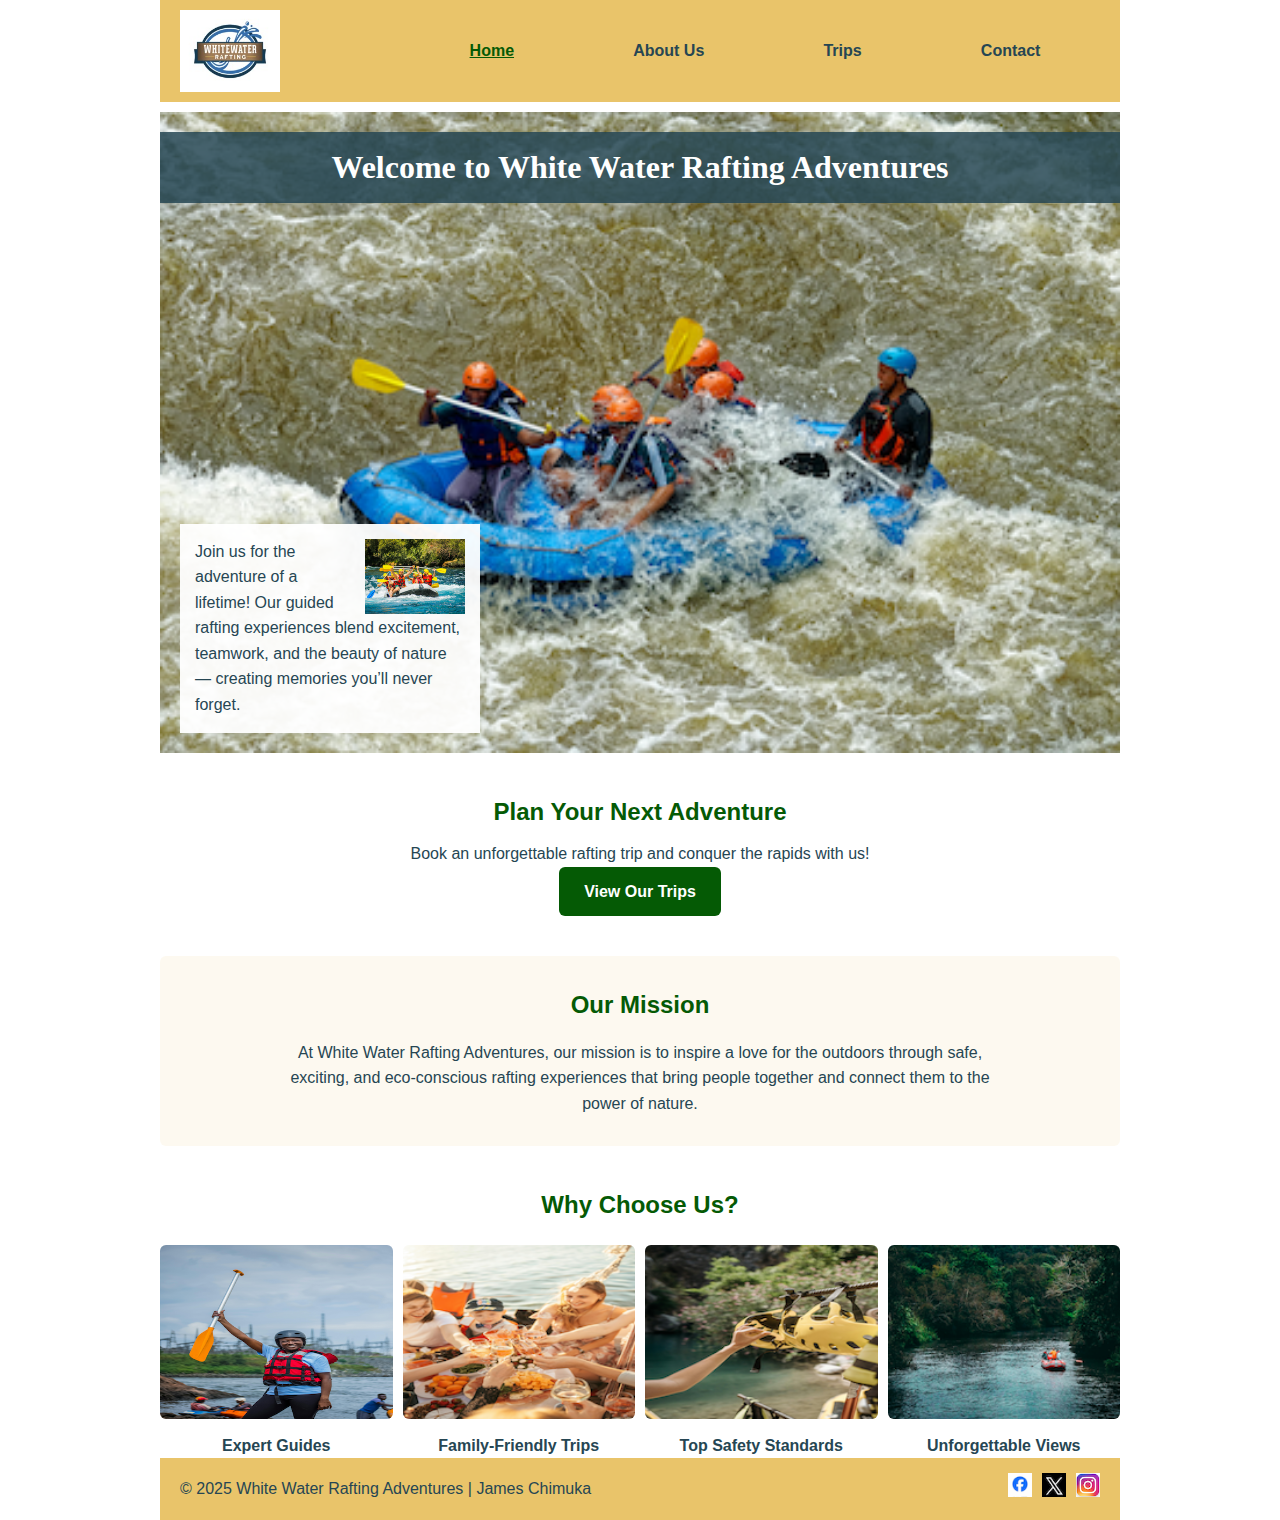
<file: wwr/index.html>
<!DOCTYPE html>
<html lang="en">
<head>
  <meta charset="UTF-8" />
  <meta name="viewport" content="width=device-width, initial-scale=1.0" />
  <meta name="description" content="Home page of White Water Rafting Adventures. Experience the thrill of rafting and outdoor adventures!" />
  <meta name="author" content="James Chimuka" />
  <title>White Water Rafting Adventures | Home</title>
  <link rel="stylesheet" href="styles/rafting.css" />
</head>
<body>
  <header>
    <div class="header-grid">
      <img src="images/logo.jpg" alt="Rafting Company Logo" class="logo" />
      <nav>
        <a href="index.html" class="active">Home</a>
        <a href="about.html">About Us</a>
        <a href="trips.html">Trips</a>
        <a href="contact.html">Contact</a>
      </nav>
    </div>
  </header>

  <main>
    <!-- HERO SECTION -->
    <section class="hero">
      <img src="images/hero-home.png" alt="Rafting on a wild river" />
      <h1>Welcome to White Water Rafting Adventures</h1>
      <article>
        <img src="images/rafting-group.png" alt="Rafting group having fun" />
        <p>
          Join us for the adventure of a lifetime! Our guided rafting experiences
          blend excitement, teamwork, and the beauty of nature — creating memories
          you’ll never forget.
        </p>
      </article>
    </section>

    <!-- CALL TO ACTION -->
    <section class="cta" style="text-align: center; margin: 40px 0;">
      <h2>Plan Your Next Adventure</h2>
      <p>Book an unforgettable rafting trip and conquer the rapids with us!</p>
      <a href="trips.html" style="background-color: var(--primary-color); color: #fff; padding: 12px 25px; border-radius: 6px; text-decoration: none; font-weight: bold;">View Our Trips</a>
    </section>

    <!-- PURPOSE / MISSION -->
    <section class="mission">
      <h2>Our Mission</h2>
      <p style="text-align: center; max-width: 700px; margin: 0 auto;">
        At White Water Rafting Adventures, our mission is to inspire a love for the outdoors
        through safe, exciting, and eco-conscious rafting experiences that bring people
        together and connect them to the power of nature.
      </p>
    </section>

    <!-- GALLERY / HIGHLIGHTS -->
    <section class="highlights">
      <h2 style="text-align: center; margin-top: 40px;">Why Choose Us?</h2>
      <div class="adventure-gallery">
        <figure>
          <img src="images/expert-guides.png" alt="Expert rafting guides" />
          <figcaption>Expert Guides</figcaption>
        </figure>
        <figure>
          <img src="images/family-trips.png" alt="Family rafting fun" />
          <figcaption>Family-Friendly Trips</figcaption>
        </figure>
        <figure>
          <img src="images/safety-gear.png" alt="Safety gear" />
          <figcaption>Top Safety Standards</figcaption>
        </figure>
        <figure>
          <img src="images/nature-view.png" alt="Scenic views" />
          <figcaption>Unforgettable Views</figcaption>
        </figure>
      </div>
    </section>
  </main>

  <footer>
    <p>&copy; 2025 White Water Rafting Adventures | James Chimuka</p>
    <nav class="socialmedia">
      <a href="https://facebook.com" target="_blank"><img src="images/facebook.png" alt="Facebook" /></a>
      <a href="https://twitter.com" target="_blank"><img src="images/twitter.png" alt="Twitter" /></a>
      <a href="https://instagram.com" target="_blank"><img src="images/instagram.png" alt="Instagram" /></a>
    </nav>
  </footer>
</body>
</html>
</file>
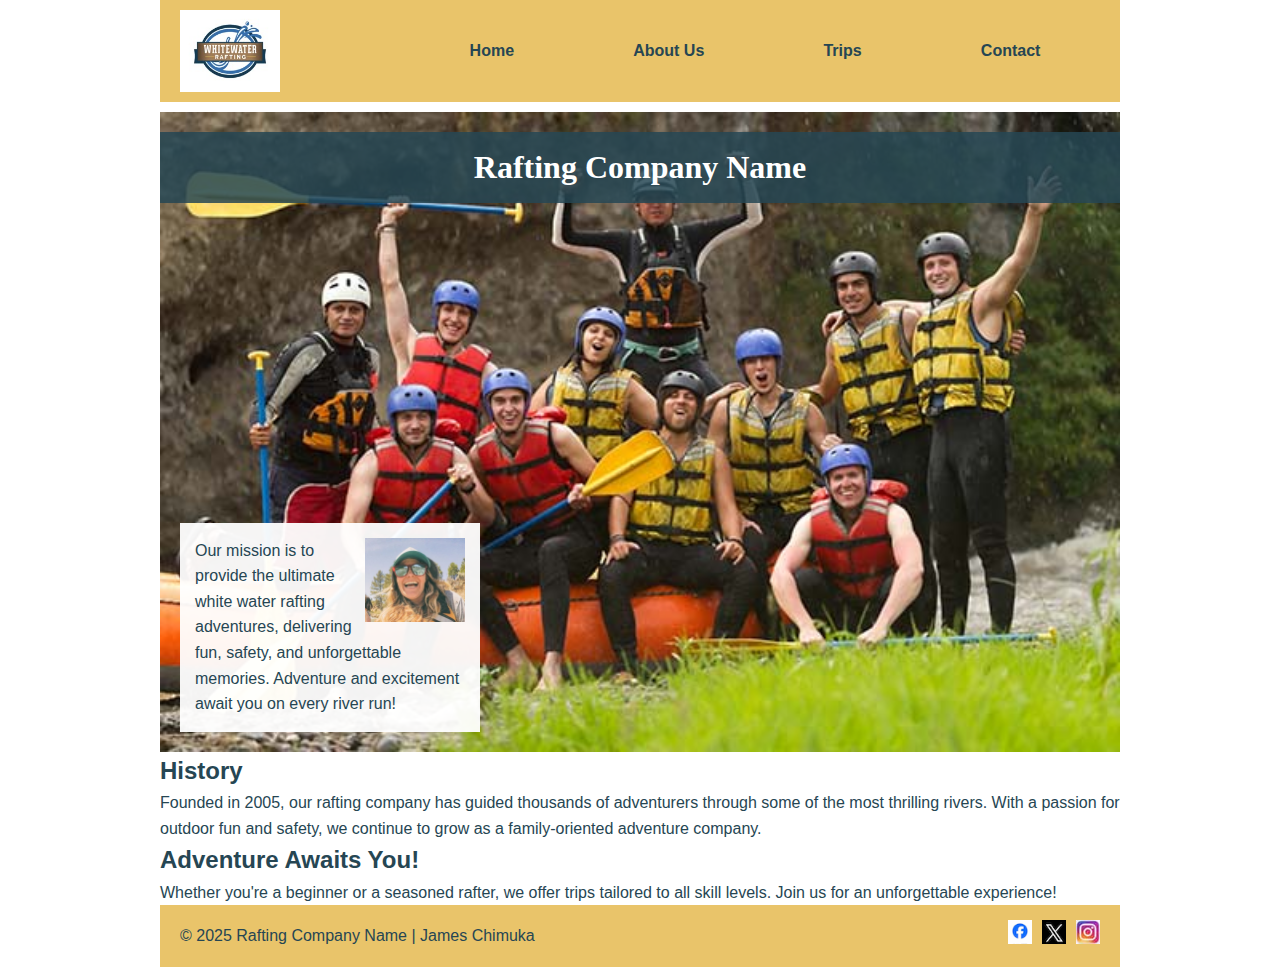
<file: wwr/about.html>
<!DOCTYPE html>
<html lang="en">
<head>
  <meta charset="UTF-8" />
  <meta name="viewport" content="width=device-width, initial-scale=1.0" />
  <meta name="description" content="About us page for White Water Rafting company. Learn our history, purpose, and mission." />
  <meta name="author" content="James Chimuka" />
  <title>Rafting Company - About Us</title>
  <link rel="stylesheet" href="styles/rafting.css" />
</head>
<body>
  <header>
    <div class="header-grid">
      <img src="images/logo.jpg" alt="Rafting Company Logo" class="logo" />
      <nav>
        <a href="index.html">Home</a>
        <a href="about.html">About Us</a>
        <a href="trips.html">Trips</a>
        <a href="contact.html">Contact</a>
      </nav>
    </div>
  </header>

  <main>
    <div class="hero">
      <img src="images/hero.jpg" alt="Rafting Adventure" />
      <h1>Rafting Company Name</h1>
      <article>
        <img src="images/happy-client.jpg" alt="Happy Client" />
        <p>
          Our mission is to provide the ultimate white water rafting adventures,
          delivering fun, safety, and unforgettable memories. Adventure and excitement await you on every river run!
        </p>
      </article>
    </div>

    <section>
      <h2>History</h2>
      <p>
        Founded in 2005, our rafting company has guided thousands of adventurers
        through some of the most thrilling rivers. With a passion for outdoor fun
        and safety, we continue to grow as a family-oriented adventure company.
      </p>
    </section>

    <section>
      <h2>Adventure Awaits You!</h2>
      <p>
        Whether you're a beginner or a seasoned rafter, we offer trips tailored to all skill levels. Join us for an unforgettable experience!
      </p>
    </section>
  </main>

  <footer>
    <p>&copy; 2025 Rafting Company Name | James Chimuka</p>
    <nav class="socialmedia">
      <a href="https://facebook.com" target="_blank">
        <img src="images/facebook.png" alt="Facebook" />
      </a>
      <a href="https://twitter.com" target="_blank">
        <img src="images/twitter.png" alt="Twitter" />
      </a>
      <a href="https://instagram.com" target="_blank">
        <img src="images/instagram.jpg" alt="Instagram" />
      </a>
    </nav>
  </footer>
</body>
</html>
</file>
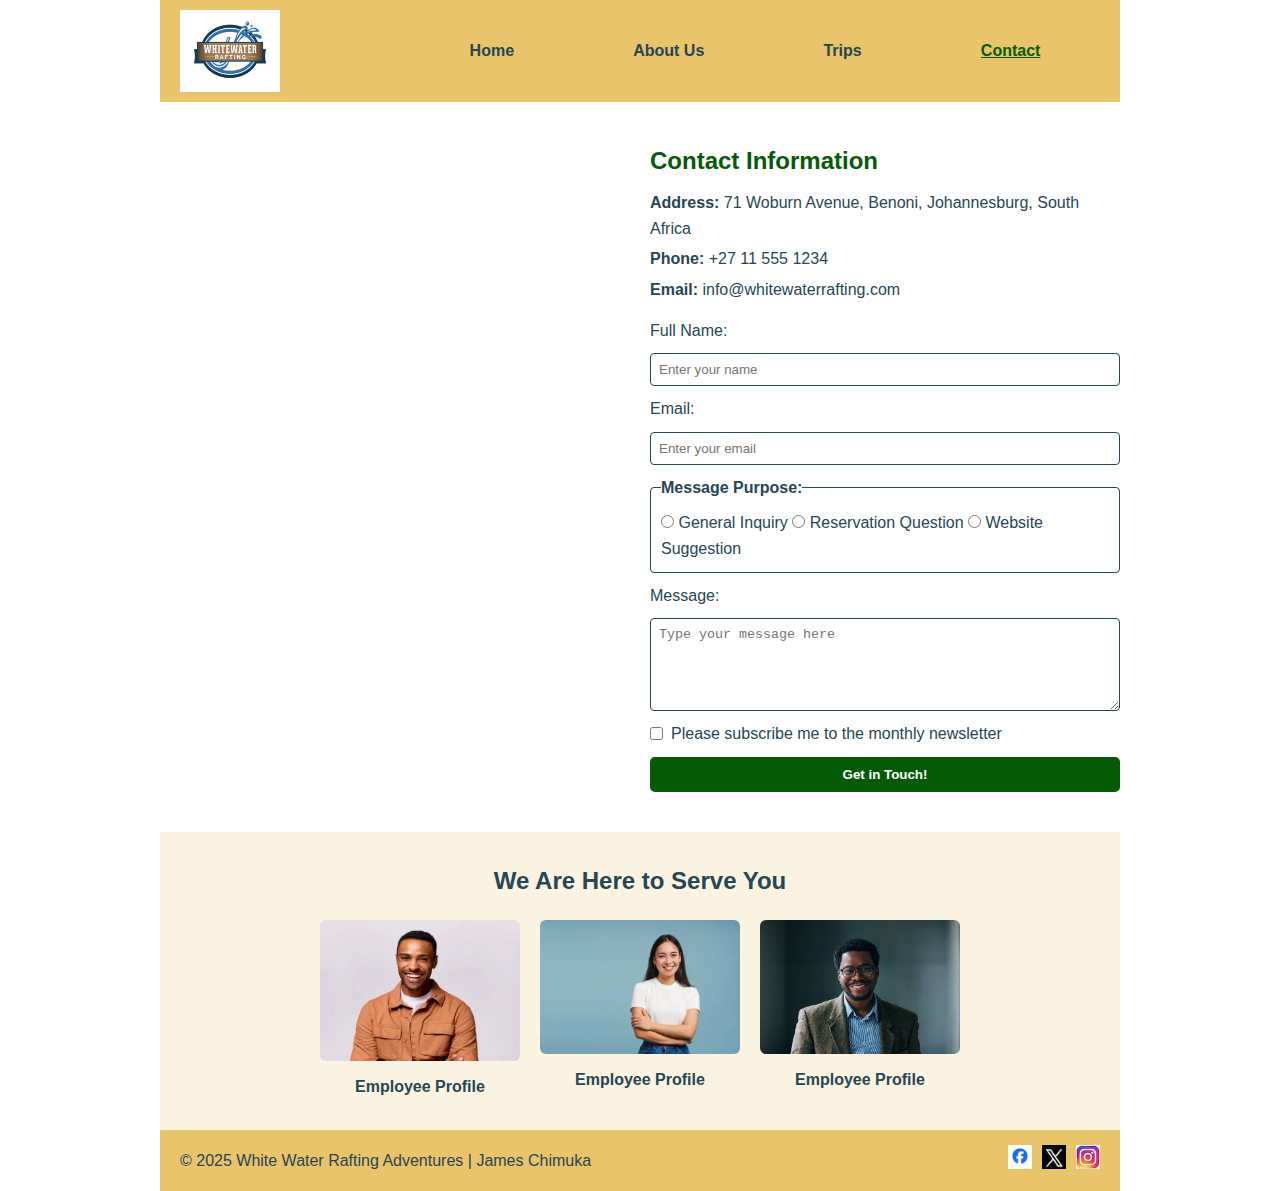
<file: wwr/contact.html>
<!DOCTYPE html>
<html lang="en">
<head>
  <meta charset="UTF-8" />
  <meta name="viewport" content="width=device-width, initial-scale=1.0" />
  <meta name="description" content="Contact White Water Rafting Adventures for trip inquiries, reservations, or feedback." />
  <meta name="author" content="James Chimuka" />
  <title>Contact Us | White Water Rafting Adventures</title>
  <link rel="stylesheet" href="styles/rafting.css" />
</head>
<body>
  <header>
    <div class="header-grid">
      <img src="images/logo.jpg" alt="Rafting Company Logo" class="logo" />
      <nav>
        <a href="index.html">Home</a>
        <a href="about.html">About Us</a>
        <a href="trips.html">Trips</a>
        <a href="contact.html" class="active">Contact</a>
      </nav>
    </div>
  </header>

  <main>
    <!-- CONTACT GRID SECTION -->
    <section class="contact-grid">
      <div class="map-container">
        <iframe 
          src="https://www.google.com/maps/embed?pb=!1m18!1m12!1m3!1d2891.888798091623!2d28.31778!3d-26.18969!2m3!1f0!2f0!3f0!3m2!1i1024!2i768!4f13.1!3m3!1m2!1s0x1e9512dcde885555%3A0x4e9f859cb9b4b61a!2s71%20Woburn%20Ave%2C%20Benoni%2C%20South%20Africa!5e0!3m2!1sen!2sza!4v1700000000000"
          allowfullscreen=""
          loading="lazy"
          referrerpolicy="no-referrer-when-downgrade">
        </iframe>
      </div>

      <div class="contact-info">
        <h2>Contact Information</h2>
        <p><strong>Address:</strong> 71 Woburn Avenue, Benoni, Johannesburg, South Africa</p>
        <p><strong>Phone:</strong> +27 11 555 1234</p>
        <p><strong>Email:</strong> info@whitewaterrafting.com</p>

        <form>
          <label for="fullname">Full Name:</label>
          <input type="text" id="fullname" name="fullname" placeholder="Enter your name" required />

          <label for="email">Email:</label>
          <input type="email" id="email" name="email" placeholder="Enter your email" required />

          <fieldset class="purpose">
            <legend>Message Purpose:</legend>
            <label><input type="radio" name="purpose" value="general" required /> General Inquiry</label>
            <label><input type="radio" name="purpose" value="reservation" /> Reservation Question</label>
            <label><input type="radio" name="purpose" value="suggestion" /> Website Suggestion</label>
          </fieldset>

          <label for="message">Message:</label>
          <textarea id="message" name="message" placeholder="Type your message here" rows="5" required></textarea>

          <label class="newsletter">
            <input type="checkbox" name="subscribe" />
            Please subscribe me to the monthly newsletter
          </label>

          <button type="submit">Get in Touch!</button>
        </form>
      </div>
    </section>

    <!-- EMPLOYEE PROFILES -->
    <section class="employees">
      <h2>We Are Here to Serve You</h2>
      <div class="employee-gallery">
        <figure>
          <img src="images/John.webp" alt="Employee Profile 1" />
          <figcaption>Employee Profile</figcaption>
        </figure>
        <figure>
          <img src="images/Samantha.webp" alt="Employee Profile 2" />
          <figcaption>Employee Profile</figcaption>
        </figure>
        <figure>
          <img src="images/Leo.webp" alt="Employee Profile 3" />
          <figcaption>Employee Profile</figcaption>
        </figure>
      </div>
    </section>
  </main>

  <footer>
    <p>&copy; 2025 White Water Rafting Adventures | James Chimuka</p>
    <nav class="socialmedia">
      <a href="https://facebook.com" target="_blank"><img src="images/facebook.png" alt="Facebook" /></a>
      <a href="https://twitter.com" target="_blank"><img src="images/twitter.png" alt="Twitter" /></a>
      <a href="https://instagram.com" target="_blank"><img src="images/instagram.png" alt="Instagram" /></a>
    </nav>
  </footer>
</body>
</html>
</file>
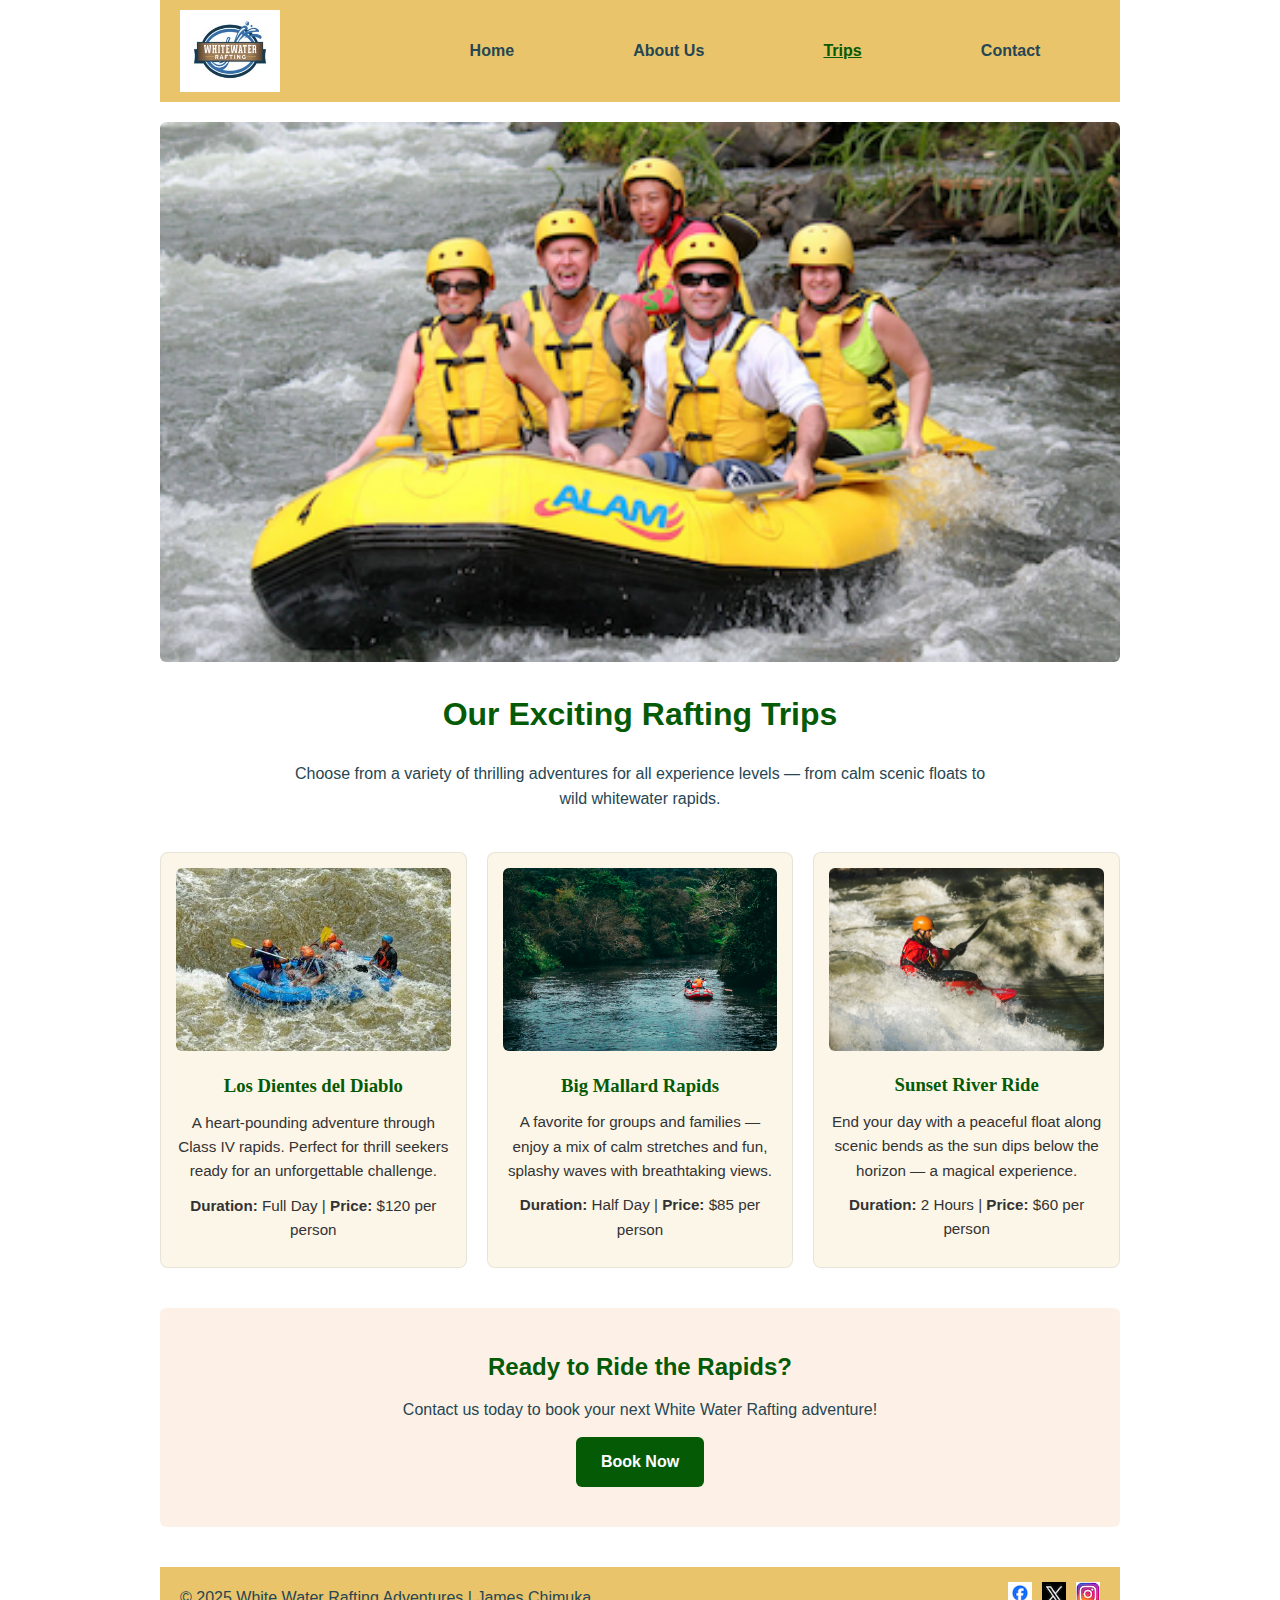
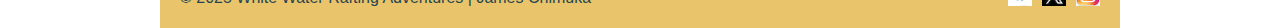
<file: wwr/trips.html>
<!DOCTYPE html>
<html lang="en">
<head>
  <meta charset="UTF-8" />
  <meta name="viewport" content="width=device-width, initial-scale=1.0" />
  <meta name="description" content="Explore our White Water Rafting trips and adventures. Book your rafting experience today!" />
  <meta name="author" content="James Chimuka" />
  <title>Trips | White Water Rafting Adventures</title>
  <link rel="stylesheet" href="styles/rafting.css" />
</head>
<body>
  <header>
    <div class="header-grid">
      <img src="images/logo.jpg" alt="Rafting Company Logo" class="logo" />
      <nav>
        <a href="index.html">Home</a>
        <a href="about.html">About Us</a>
        <a href="trips.html" class="active">Trips</a>
        <a href="contact.html">Contact</a>
      </nav>
    </div>
  </header>

  <main>
    <section class="trip-hero">
      <img src="images/trips.png" alt="Rafting adventure image" style="width:100%; height:auto;" />
      <h1 style="text-align:center; margin:20px 0;">Our Exciting Rafting Trips</h1>
      <p style="text-align:center; max-width:700px; margin:0 auto;">
        Choose from a variety of thrilling adventures for all experience levels — from calm scenic floats to wild whitewater rapids.
      </p>
    </section>

    <!-- TRIPS LIST SECTION -->
    <section class="trip-cards" style="display:grid; grid-template-columns: repeat(auto-fit, minmax(280px, 1fr)); gap:20px; margin:40px 0;">
      <article class="trip">
        <img src="images/Rafting1.jpg" alt="Los Dientes del Diablo" style="width:100%; border-radius:6px;" />
        <h3>Los Dientes del Diablo</h3>
        <p>
          A heart-pounding adventure through Class IV rapids. Perfect for thrill seekers ready for an unforgettable challenge.
        </p>
        <p><strong>Duration:</strong> Full Day | <strong>Price:</strong> $120 per person</p>
      </article>

      <article class="trip">
        <img src="images/Rafting2.jpg" alt="Big Mallard" style="width:100%; border-radius:6px;" />
        <h3>Big Mallard Rapids</h3>
        <p>
          A favorite for groups and families — enjoy a mix of calm stretches and fun, splashy waves with breathtaking views.
        </p>
        <p><strong>Duration:</strong> Half Day | <strong>Price:</strong> $85 per person</p>
      </article>

      <article class="trip">
        <img src="images/Rafting3.jpg" alt="Sunset River Ride" style="width:100%; border-radius:6px;" />
        <h3>Sunset River Ride</h3>
        <p>
          End your day with a peaceful float along scenic bends as the sun dips below the horizon — a magical experience.
        </p>
        <p><strong>Duration:</strong> 2 Hours | <strong>Price:</strong> $60 per person</p>
      </article>
    </section>

    <!-- CTA -->
    <section class="trip-cta" style="text-align:center; margin:40px 0;">
      <h2>Ready to Ride the Rapids?</h2>
      <p>Contact us today to book your next White Water Rafting adventure!</p>
      <a href="contact.html" style="background-color: var(--primary-color); color: #fff; padding: 12px 25px; border-radius: 6px; text-decoration: none; font-weight: bold;">Book Now</a>
    </section>
  </main>

  <footer>
    <p>&copy; 2025 White Water Rafting Adventures | James Chimuka</p>
    <nav class="socialmedia">
      <a href="https://facebook.com" target="_blank"><img src="images/facebook.png" alt="Facebook" /></a>
      <a href="https://twitter.com" target="_blank"><img src="images/twitter.png" alt="Twitter" /></a>
      <a href="https://instagram.com" target="_blank"><img src="images/instagram.png" alt="Instagram" /></a>
    </nav>
  </footer>
</body>
</html>
</file>
<file: wwr/styles/rafting.css>
:root {
  --primary-color: #055a05;
  --secondary-color: #f4a261;
  --accent1-color: #264653;
  --accent2-color: #e9c46a;
  --heading-font: "Times New Roman", Georgia, serif;
  --body-font: Arial, Helvetica, sans-serif;
}

* {
  margin: 0;
  padding: 0;
  box-sizing: border-box;
}

body {
  font-family: var(--body-font);
  color: var(--accent1-color);
  background-color: #fff;
  line-height: 1.6;
}

header, main, footer {
  max-width: 960px;
  margin: 0 auto;
}

/* ---------- HEADER ---------- */
.header-grid {
  display: grid;
  grid-template-columns: 1fr 3fr;
  align-items: center;
  background-color: var(--accent2-color);
  padding: 10px 20px;
}

.logo {
  max-width: 100px;
}

/* NAV FLEX */
nav {
  display: flex;
  justify-content: space-around;
  align-items: center;
  background-color: var(--accent2-color);
}

nav a {
  text-decoration: none;
  color: var(--accent1-color);
  font-weight: bold;
}

nav a:hover,
nav a.active {
  color: var(--primary-color);
  text-decoration: underline;
}

/* ---------- HERO ---------- */
.hero {
  position: relative;
  margin-top: 10px;
}

.hero img {
  width: 100%;
  height: auto;
  display: block;
}

.hero h1 {
  position: absolute;
  top: 20px;
  width: 100%;
  text-align: center;
  color: #fff;
  background-color: rgba(38, 70, 83, 0.85);
  padding: 10px 0;
  font-family: var(--heading-font);
}

.hero article {
  position: absolute;
  bottom: 20px;
  left: 20px;
  background-color: rgba(255, 255, 255, 0.95);
  padding: 15px;
  max-width: 300px;
}

.hero article img {
  width: 100px;
  float: right;
  margin-left: 10px;
}

/* ---------- HISTORY SECTION ---------- */
.history {
  margin: 40px 0;
}

.history-grid {
  display: grid;
  grid-template-columns: 1fr 2fr;
  gap: 20px;
  align-items: center;
}

.history img {
  width: 100%;
  border-radius: 6px;
}

/* ---------- ADVENTURE SECTION ---------- */
.adventures {
  text-align: center;
  margin-bottom: 40px;
}

.adventure-gallery {
  display: flex;
  flex-wrap: wrap;
  justify-content: space-between;
  gap: 10px;
  margin-top: 20px;
}

.adventure-gallery figure {
  flex: 1 1 calc(20% - 10px);
  text-align: center;
}

.adventure-gallery img {
  width: 100%;
  height: auto;
  border-radius: 6px;
}

.adventure-gallery figcaption {
  margin-top: 6px;
  font-weight: bold;
  color: var(--accent1-color);
}

/* ---------- FOOTER ---------- */
footer {
  display: flex;
  justify-content: space-between;
  align-items: center;
  background-color: var(--accent2-color);
  padding: 15px 20px;
}

.socialmedia {
  display: flex;
  gap: 10px;
}

.socialmedia img {
  width: 24px;
  height: 24px;
}

/* ---------- CONTACT GRID LAYOUT ---------- */
.contact-grid {
  display: grid;
  grid-template-columns: 1fr 1fr;
  gap: 20px;
  align-items: start;
  margin: 40px auto;
  max-width: 960px;
}

.map-container iframe {
  width: 100%;
  height: 400px;
  border: none;
  border-radius: 8px;
}

.contact-info h2 {
  margin-bottom: 10px;
  color: var(--primary-color);
}

.contact-info p {
  margin-bottom: 5px;
}

.contact-info form {
  display: flex;
  flex-direction: column;
  gap: 10px;
  margin-top: 15px;
}

.contact-info input[type="text"],
.contact-info input[type="email"],
.contact-info textarea {
  width: 100%;
  padding: 8px;
  border: 1px solid var(--accent1-color);
  border-radius: 4px;
}

fieldset.purpose {
  border: 1px solid var(--accent1-color);
  padding: 10px;
  border-radius: 4px;
}

fieldset.purpose legend {
  font-weight: bold;
}

.contact-info button {
  background-color: var(--primary-color);
  color: #fff;
  border: none;
  padding: 10px;
  border-radius: 5px;
  font-weight: bold;
  cursor: pointer;
}

.contact-info button:hover {
  background-color: var(--accent1-color);
}

.newsletter {
  display: flex;
  align-items: center;
  gap: 8px;
}

/* ---------- EMPLOYEE SECTION ---------- */
.employees {
  background-color: rgba(233, 196, 106, 0.2);
  text-align: center;
  padding: 30px 0;
}

.employee-gallery {
  display: flex;
  justify-content: center;
  gap: 20px;
  flex-wrap: wrap;
  margin-top: 20px;
}

.employee-gallery figure {
  width: 200px;
}

.employee-gallery img {
  width: 100%;
  border-radius: 6px;
}

.employee-gallery figcaption {
  margin-top: 6px;
  font-weight: bold;
}

/* ---------- HOME PAGE ADDITIONS ---------- */
.cta {
  text-align: center;
  margin: 40px 0;
}

.cta h2 {
  color: var(--primary-color);
  margin-bottom: 10px;
}

.cta a {
  display: inline-block;
  background-color: var(--primary-color);
  color: #fff;
  padding: 12px 25px;
  border-radius: 6px;
  font-weight: bold;
  text-decoration: none;
  transition: background-color 0.3s ease;
}

.cta a:hover {
  background-color: var(--accent1-color);
}

/* Mission Section */
.mission {
  background-color: rgba(233, 196, 106, 0.1);
  padding: 30px;
  text-align: center;
  border-radius: 6px;
  margin: 40px 0;
}

.mission h2 {
  color: var(--primary-color);
  margin-bottom: 15px;
}

/* Highlights Section (Why Choose Us) */
.highlights {
  margin-top: 40px;
  text-align: center;
}

.highlights h2 {
  margin-bottom: 20px;
  color: var(--primary-color);
}

/* ---------- TRIPS PAGE ADDITIONS ---------- */
.trip-hero {
  text-align: center;
  margin-bottom: 40px;
}

.trip-cards {
  display: grid;
  grid-template-columns: repeat(auto-fit, minmax(280px, 1fr));
  gap: 20px;
}

.trip {
  background-color: rgba(233, 196, 106, 0.15);
  padding: 15px;
  border-radius: 8px;
  text-align: center;
  transition: transform 0.3s ease;
}

.trip:hover {
  transform: scale(1.02);
}

.trip h3 {
  margin-top: 10px;
  color: var(--primary-color);
}

.trip p {
  margin: 10px 0;
}

/* Trip Call-to-Action */
.trip-cta {
  text-align: center;
  margin: 40px 0;
}

.trip-cta a {
  display: inline-block;
  background-color: var(--primary-color);
  color: #fff;
  padding: 12px 25px;
  border-radius: 6px;
  font-weight: bold;
  text-decoration: none;
  transition: background-color 0.3s ease;
}

.trip-cta a:hover {
  background-color: var(--accent1-color);
}

/* ---------- TRIPS PAGE STYLING ---------- */

/* Hero section at top of trips page */
.trip-hero {
  text-align: center;
  margin-top: 20px;
}

.trip-hero img {
  width: 100%;
  height: auto;
  border-radius: 6px;
}

.trip-hero h1 {
  color: var(--primary-color);
  margin: 20px 0 10px;
}

.trip-hero p {
  max-width: 700px;
  margin: 0 auto;
  color: var(--accent1-color);
}

/* Trip cards grid */
.trip-cards {
  display: grid;
  grid-template-columns: repeat(auto-fit, minmax(280px, 1fr));
  gap: 20px;
  margin: 40px 0;
}

.trip {
  background-color: rgba(233, 196, 106, 0.15);
  padding: 15px;
  border-radius: 8px;
  text-align: center;
  transition: transform 0.3s ease, box-shadow 0.3s ease;
  border: 1px solid rgba(38, 70, 83, 0.1);
}

.trip:hover {
  transform: scale(1.03);
  box-shadow: 0 4px 10px rgba(0,0,0,0.1);
}

.trip img {
  width: 100%;
  border-radius: 6px;
}

.trip h3 {
  margin: 12px 0 8px;
  color: var(--primary-color);
  font-family: var(--heading-font);
}

.trip p {
  font-size: 0.95rem;
  color: #333;
}

/* CTA section for bookings */
.trip-cta {
  text-align: center;
  background-color: rgba(244, 162, 97, 0.15);
  padding: 40px 20px;
  border-radius: 6px;
  margin: 40px 0;
}

.trip-cta h2 {
  color: var(--primary-color);
  margin-bottom: 10px;
}

.trip-cta p {
  color: var(--accent1-color);
  margin-bottom: 15px;
}

.trip-cta a {
  display: inline-block;
  background-color: var(--primary-color);
  color: #fff;
  padding: 12px 25px;
  border-radius: 6px;
  font-weight: bold;
  text-decoration: none;
  transition: background-color 0.3s ease;
}

.trip-cta a:hover {
  background-color: var(--accent1-color);
}

main {
  max-width: 960px;
  margin: 0 auto;
}
</file>
